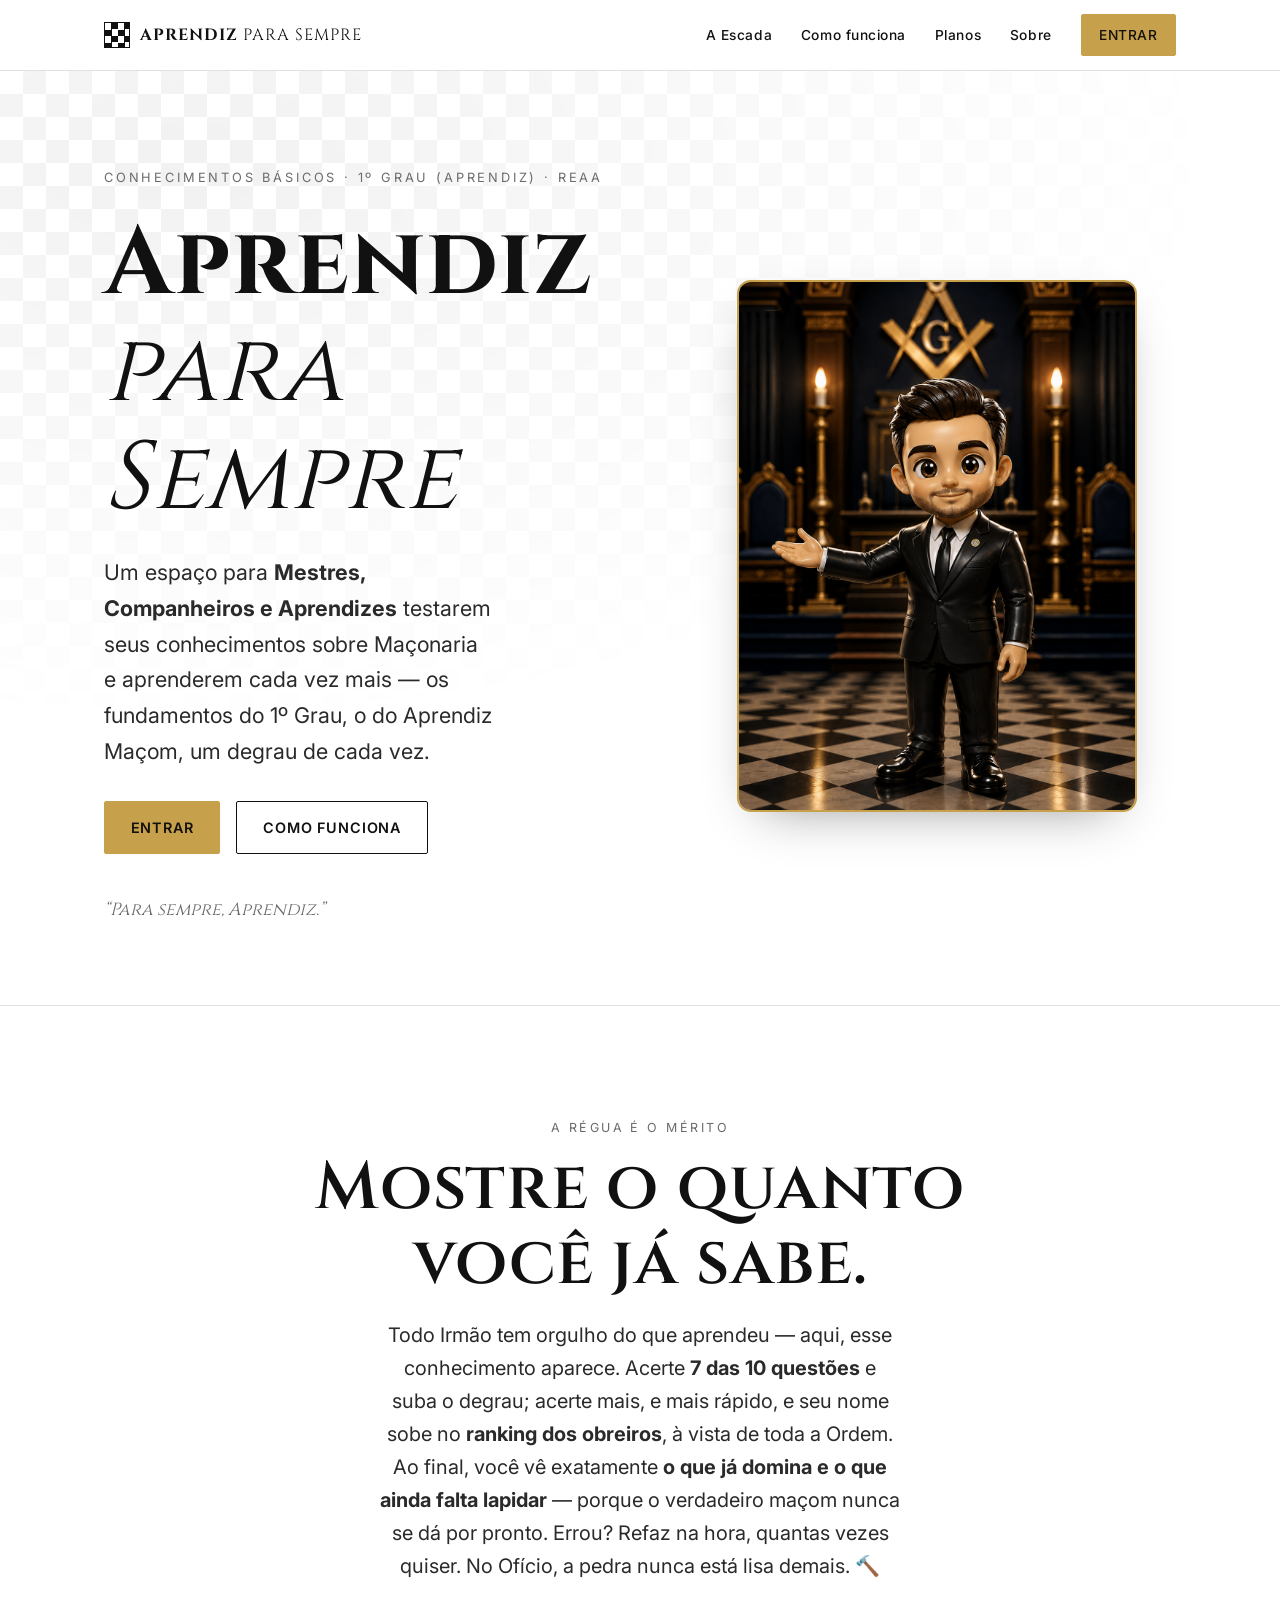
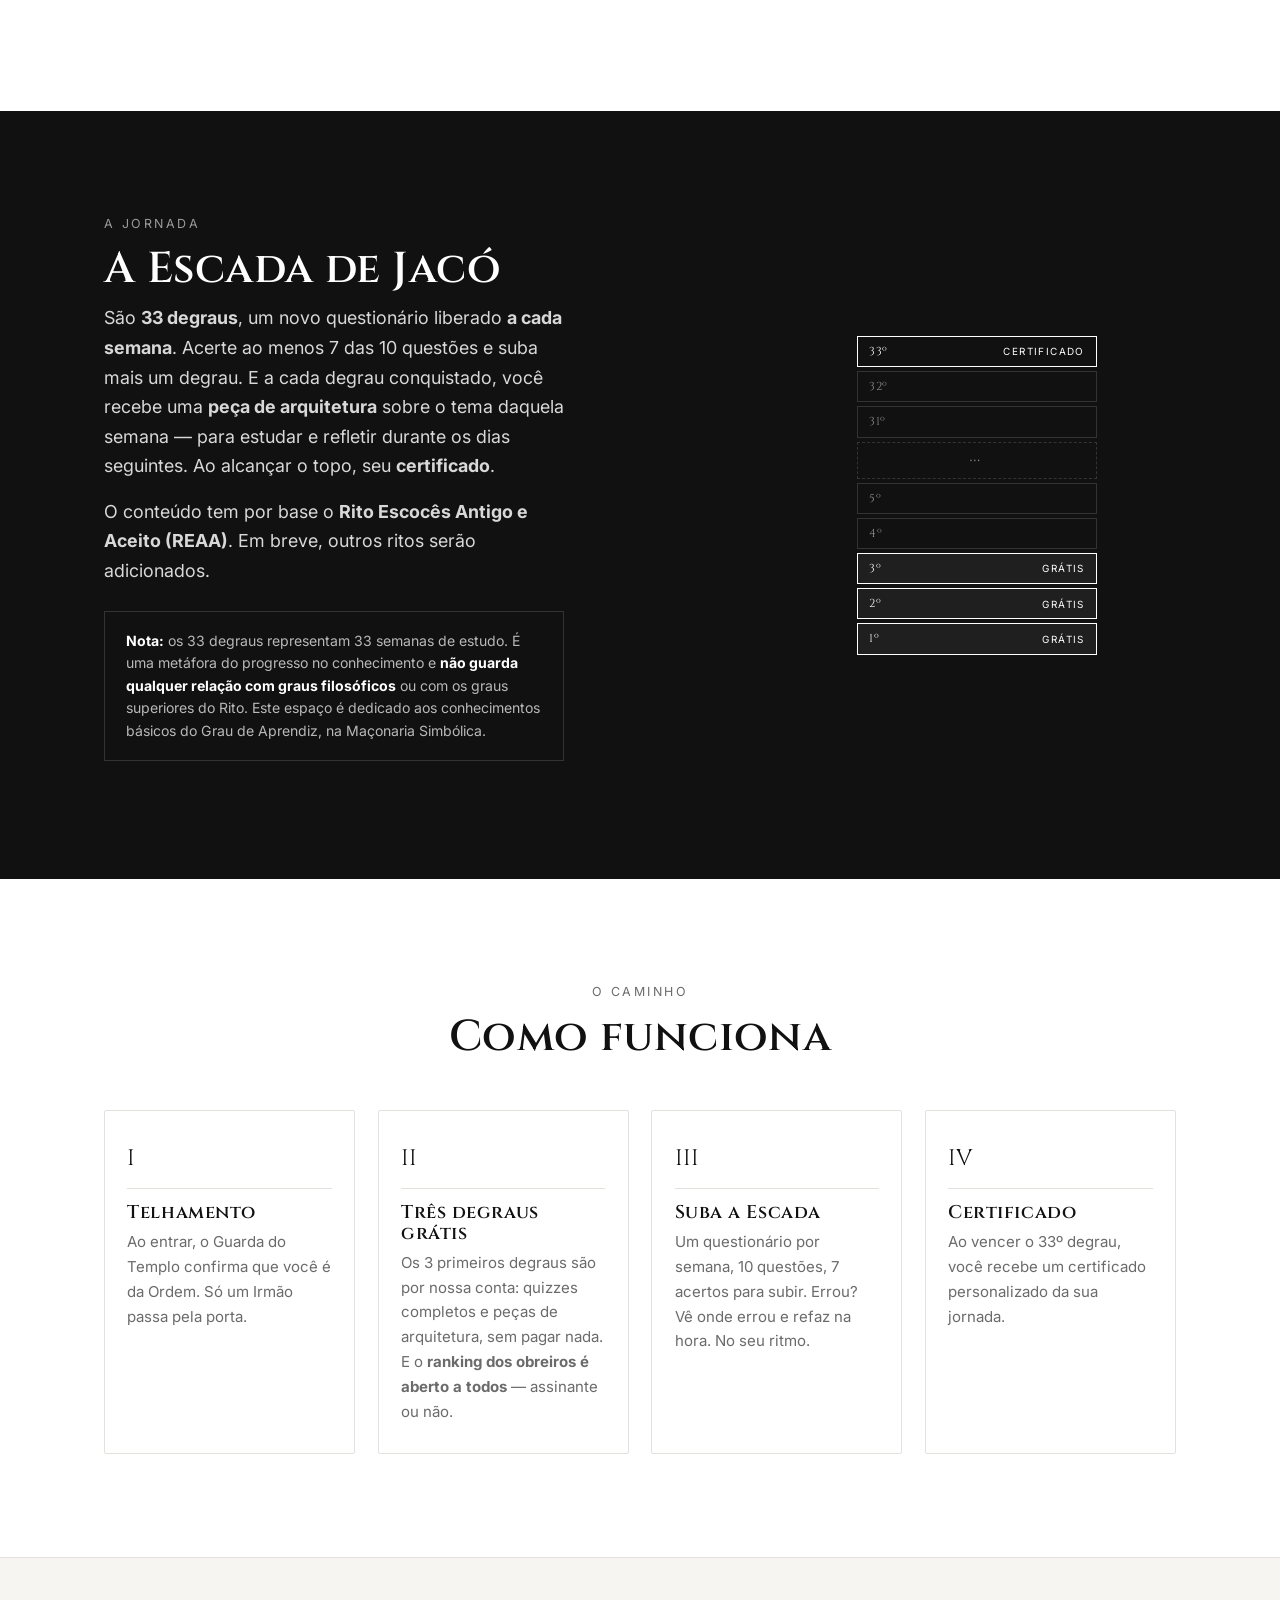
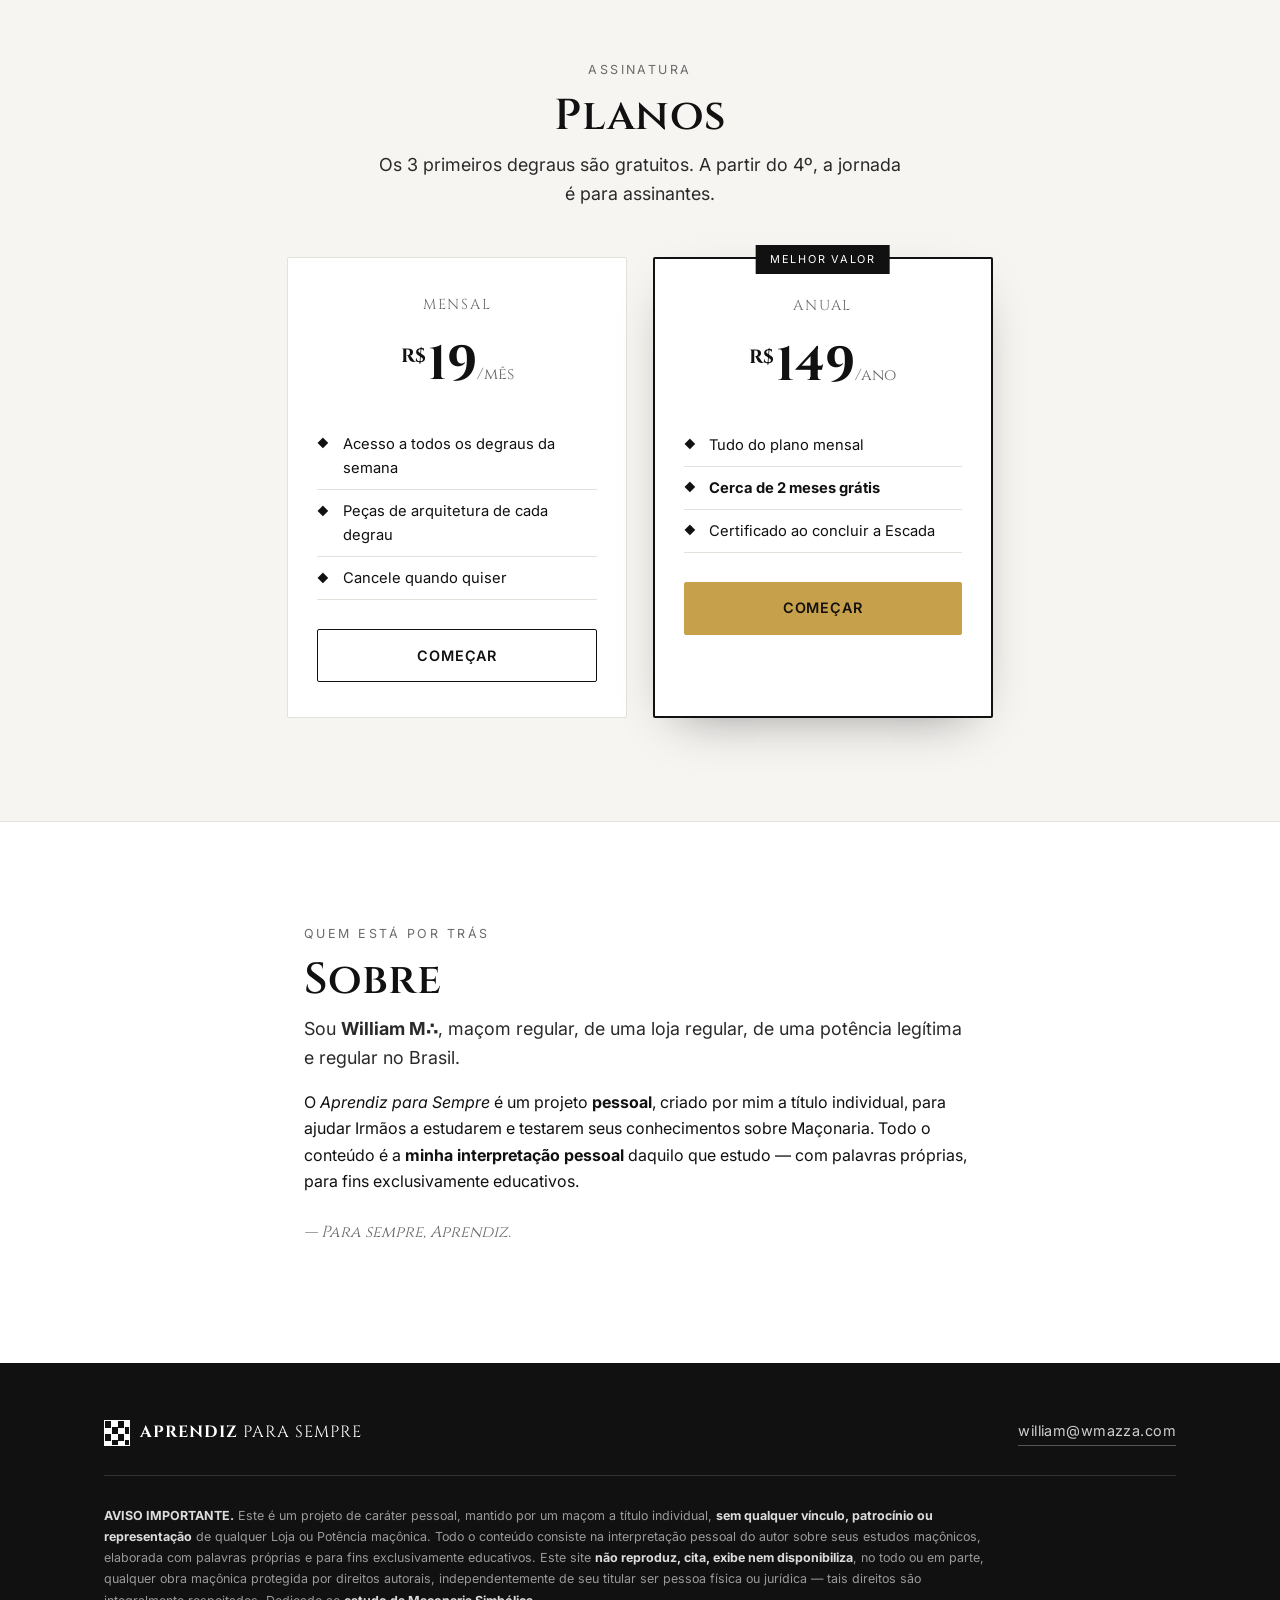
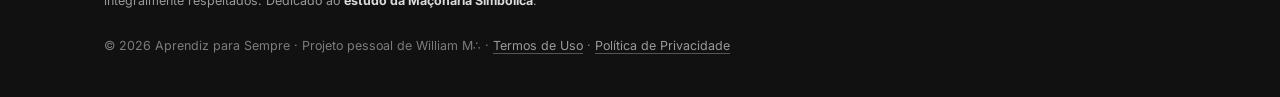
<file: index.html>
<!DOCTYPE html>
<html lang="pt-BR">
<head>
  <meta charset="UTF-8" />
  <meta name="viewport" content="width=device-width, initial-scale=1.0" />
  <title>Aprendiz para Sempre — Teste seus conhecimentos sobre Maçonaria</title>
  <meta name="description" content="Teste e aprofunde seus conhecimentos sobre Maçonaria, um degrau de cada vez. Projeto pessoal para Irmãos, dedicado ao estudo da Maçonaria Simbólica." />
  <link rel="icon" href="data:image/svg+xml,%3Csvg xmlns='http://www.w3.org/2000/svg' viewBox='0 0 100 100'%3E%3Crect width='100' height='100' fill='%23111'/%3E%3Crect width='50' height='50' fill='%23fff'/%3E%3Crect x='50' y='50' width='50' height='50' fill='%23fff'/%3E%3C/svg%3E" />
  <link rel="preconnect" href="https://fonts.googleapis.com" />
  <link rel="preconnect" href="https://fonts.gstatic.com" crossorigin />
  <link href="https://fonts.googleapis.com/css2?family=Cinzel:wght@400;600;700&family=Inter:wght@400;500;600;700&display=swap" rel="stylesheet" />
  <link rel="stylesheet" href="assets/css/styles.css" />
</head>
<body>
  <!-- ===== NAV ===== -->
  <header class="nav" id="top">
    <div class="container nav__inner">
      <a href="#top" class="brand" aria-label="Aprendiz para Sempre — início">
        <span class="brand__mark" aria-hidden="true"></span>
        <span class="brand__name">Aprendiz<span class="brand__thin"> para Sempre</span></span>
      </a>

      <nav class="nav__links" id="navLinks">
        <a href="#escada">A Escada</a>
        <a href="#como-funciona">Como funciona</a>
        <a href="#planos">Planos</a>
        <a href="#sobre">Sobre</a>
        <a href="app.html" class="btn btn--solid btn--sm">Entrar</a>
      </nav>

      <button class="nav__toggle" id="navToggle" aria-label="Abrir menu" aria-expanded="false">
        <span></span><span></span><span></span>
      </button>
    </div>
  </header>

  <!-- ===== HERO ===== -->
  <section class="hero">
    <div class="hero__mosaic" aria-hidden="true"></div>
    <div class="container hero__inner">
      <div class="hero__text">
        <p class="kicker">Conhecimentos básicos &middot; 1º Grau (Aprendiz) &middot; REAA</p>
        <h1 class="hero__title">Aprendiz<br /><em>para Sempre</em></h1>
        <p class="hero__lead">
          Um espaço para <strong>Mestres, Companheiros e Aprendizes</strong> testarem seus
          conhecimentos sobre Maçonaria e aprenderem cada vez mais — os fundamentos do 1º Grau,
          o do Aprendiz Maçom, um degrau de cada vez.
        </p>
        <div class="hero__actions">
          <a href="app.html" class="btn btn--solid">Entrar</a>
          <a href="#como-funciona" class="btn btn--ghost">Como funciona</a>
        </div>
        <p class="hero__sig">“Para sempre, Aprendiz.”</p>
      </div>
      <div class="hero__art">
        <img src="assets/img/mascote.png" alt="Mascote do Aprendiz para Sempre — jovem maçom de terno com avental branco" />
      </div>
    </div>
  </section>

  <!-- ===== OBREIROS (contador ao vivo) ===== -->
  <section class="obreiros" id="obreiros" hidden aria-label="Obreiros na plataforma">
    <div class="container center">
      <p class="obreiros__num"><span id="obreirosCount">0</span></p>
      <p class="obreiros__label">obreiros já estão lapidando a pedra bruta</p>
    </div>
  </section>

  <!-- ===== A RÉGUA: O MÉRITO ===== -->
  <section class="section section--perfeicao">
    <div class="container narrow center">
      <p class="eyebrow">A régua é o mérito</p>
      <h2 class="big-quote">Mostre o quanto você já sabe.</h2>
      <p class="lead">
        Todo Irmão tem orgulho do que aprendeu — aqui, esse conhecimento aparece. Acerte
        <strong>7 das 10 questões</strong> e suba o degrau; acerte mais, e mais rápido, e seu nome
        sobe no <strong>ranking dos obreiros</strong>, à vista de toda a Ordem. Ao final, você vê
        exatamente <strong>o que já domina e o que ainda falta lapidar</strong> — porque o verdadeiro
        maçom nunca se dá por pronto. Errou? Refaz na hora, quantas vezes quiser. No Ofício, a pedra
        nunca está lisa demais. 🔨
      </p>
    </div>
  </section>

  <!-- ===== ESCADA ===== -->
  <section class="section section--dark" id="escada">
    <div class="container escada">
      <div class="escada__text">
        <p class="eyebrow">A jornada</p>
        <h2>A Escada de Jacó</h2>
        <p class="lead">
          São <strong>33 degraus</strong>, um novo questionário liberado
          <strong>a cada semana</strong>. Acerte ao menos 7 das 10 questões e suba mais um degrau.
          E a cada degrau conquistado, você recebe uma <strong>peça de arquitetura</strong>
          sobre o tema daquela semana — para estudar e refletir durante os dias seguintes.
          Ao alcançar o topo, seu <strong>certificado</strong>.
        </p>
        <p class="lead">
          O conteúdo tem por base o <strong>Rito Escocês Antigo e Aceito (REAA)</strong>.
          Em breve, outros ritos serão adicionados.
        </p>
        <p class="fineprint">
          <strong>Nota:</strong> os 33 degraus representam 33 semanas de estudo.
          É uma metáfora do progresso no conhecimento e <strong>não guarda qualquer
          relação com graus filosóficos</strong> ou com os graus superiores do Rito.
          Este espaço é dedicado aos conhecimentos básicos do Grau de Aprendiz, na Maçonaria Simbólica.
        </p>
      </div>
      <div class="escada__ladder" aria-hidden="true">
        <div class="ladder" id="ladder"></div>
      </div>
    </div>
  </section>

  <!-- ===== COMO FUNCIONA ===== -->
  <section class="section" id="como-funciona">
    <div class="container">
      <div class="center">
        <p class="eyebrow">O caminho</p>
        <h2>Como funciona</h2>
      </div>
      <ol class="steps">
        <li class="step">
          <span class="step__num">I</span>
          <h3>Telhamento</h3>
          <p>Ao entrar, o Guarda do Templo confirma que você é da Ordem. Só um Irmão passa pela porta.</p>
        </li>
        <li class="step">
          <span class="step__num">II</span>
          <h3>Três degraus grátis</h3>
          <p>Os 3 primeiros degraus são por nossa conta: quizzes completos e peças de arquitetura, sem pagar nada. E o <strong>ranking dos obreiros é aberto a todos</strong> — assinante ou não.</p>
        </li>
        <li class="step">
          <span class="step__num">III</span>
          <h3>Suba a Escada</h3>
          <p>Um questionário por semana, 10 questões, 7 acertos para subir. Errou? Vê onde errou e refaz na hora. No seu ritmo.</p>
        </li>
        <li class="step">
          <span class="step__num">IV</span>
          <h3>Certificado</h3>
          <p>Ao vencer o 33º degrau, você recebe um certificado personalizado da sua jornada.</p>
        </li>
      </ol>
    </div>
  </section>

  <!-- ===== PLANOS ===== -->
  <section class="section section--muted" id="planos">
    <div class="container">
      <div class="center">
        <p class="eyebrow">Assinatura</p>
        <h2>Planos</h2>
        <p class="lead center-lead">Os 3 primeiros degraus são gratuitos. A partir do 4º, a jornada é para assinantes.</p>
      </div>
      <div class="plans">
        <div class="plan">
          <p class="plan__name">Mensal</p>
          <p class="plan__price"><span class="plan__cur">R$</span>19<span class="plan__per">/mês</span></p>
          <ul class="plan__list">
            <li>Acesso a todos os degraus da semana</li>
            <li>Peças de arquitetura de cada degrau</li>
            <li>Cancele quando quiser</li>
          </ul>
          <a href="app.html" class="btn btn--ghost">Começar</a>
        </div>
        <div class="plan plan--featured">
          <p class="plan__badge">Melhor valor</p>
          <p class="plan__name">Anual</p>
          <p class="plan__price"><span class="plan__cur">R$</span>149<span class="plan__per">/ano</span></p>
          <ul class="plan__list">
            <li>Tudo do plano mensal</li>
            <li><strong>Cerca de 2 meses grátis</strong></li>
            <li>Certificado ao concluir a Escada</li>
          </ul>
          <a href="app.html" class="btn btn--solid">Começar</a>
        </div>
      </div>
    </div>
  </section>

  <!-- ===== SOBRE ===== -->
  <section class="section" id="sobre">
    <div class="container narrow">
      <p class="eyebrow">Quem está por trás</p>
      <h2>Sobre</h2>
      <p class="lead">
        Sou <strong>William M∴</strong>, maçom regular, de uma loja regular, de uma potência legítima e regular no Brasil.
      </p>
      <p>
        O <em>Aprendiz para Sempre</em> é um projeto <strong>pessoal</strong>, criado por mim a título
        individual, para ajudar Irmãos a estudarem e testarem seus conhecimentos sobre Maçonaria.
        Todo o conteúdo é a <strong>minha interpretação pessoal</strong> daquilo que estudo — com palavras
        próprias, para fins exclusivamente educativos.
      </p>
      <p class="sig-line">— Para sempre, Aprendiz.</p>
    </div>
  </section>

  <!-- ===== FOOTER / AVISO LEGAL ===== -->
  <footer class="footer">
    <div class="container">
      <div class="footer__top">
        <a href="#top" class="brand brand--footer">
          <span class="brand__mark" aria-hidden="true"></span>
          <span class="brand__name">Aprendiz<span class="brand__thin"> para Sempre</span></span>
        </a>
        <a href="mailto:william@wmazza.com" class="footer__mail">william@wmazza.com</a>
      </div>

      <p class="aviso">
        <strong>AVISO IMPORTANTE.</strong> Este é um projeto de caráter pessoal, mantido por um maçom a
        título individual, <strong>sem qualquer vínculo, patrocínio ou representação</strong> de qualquer
        Loja ou Potência maçônica. Todo o conteúdo consiste na interpretação pessoal
        do autor sobre seus estudos maçônicos, elaborada com palavras próprias e para fins
        exclusivamente educativos. Este site <strong>não reproduz, cita, exibe nem disponibiliza</strong>,
        no todo ou em parte, qualquer obra maçônica protegida por direitos autorais, independentemente de seu
        titular ser pessoa física ou jurídica — tais direitos são integralmente respeitados. Dedicado
        ao <strong>estudo da Maçonaria Simbólica</strong>.
      </p>

      <p class="footer__legal">
        &copy; <span id="year"></span> Aprendiz para Sempre &middot; Projeto pessoal de William M∴ &middot;
        <a href="termos.html">Termos de Uso</a> &middot; <a href="privacidade.html">Política de Privacidade</a>
      </p>
    </div>
  </footer>

  <!-- toast -->
  <div class="toast" id="toast" role="status" aria-live="polite"></div>

  <script src="assets/js/config.js"></script>
  <script src="assets/js/main.js"></script>
</body>
</html>
</file>
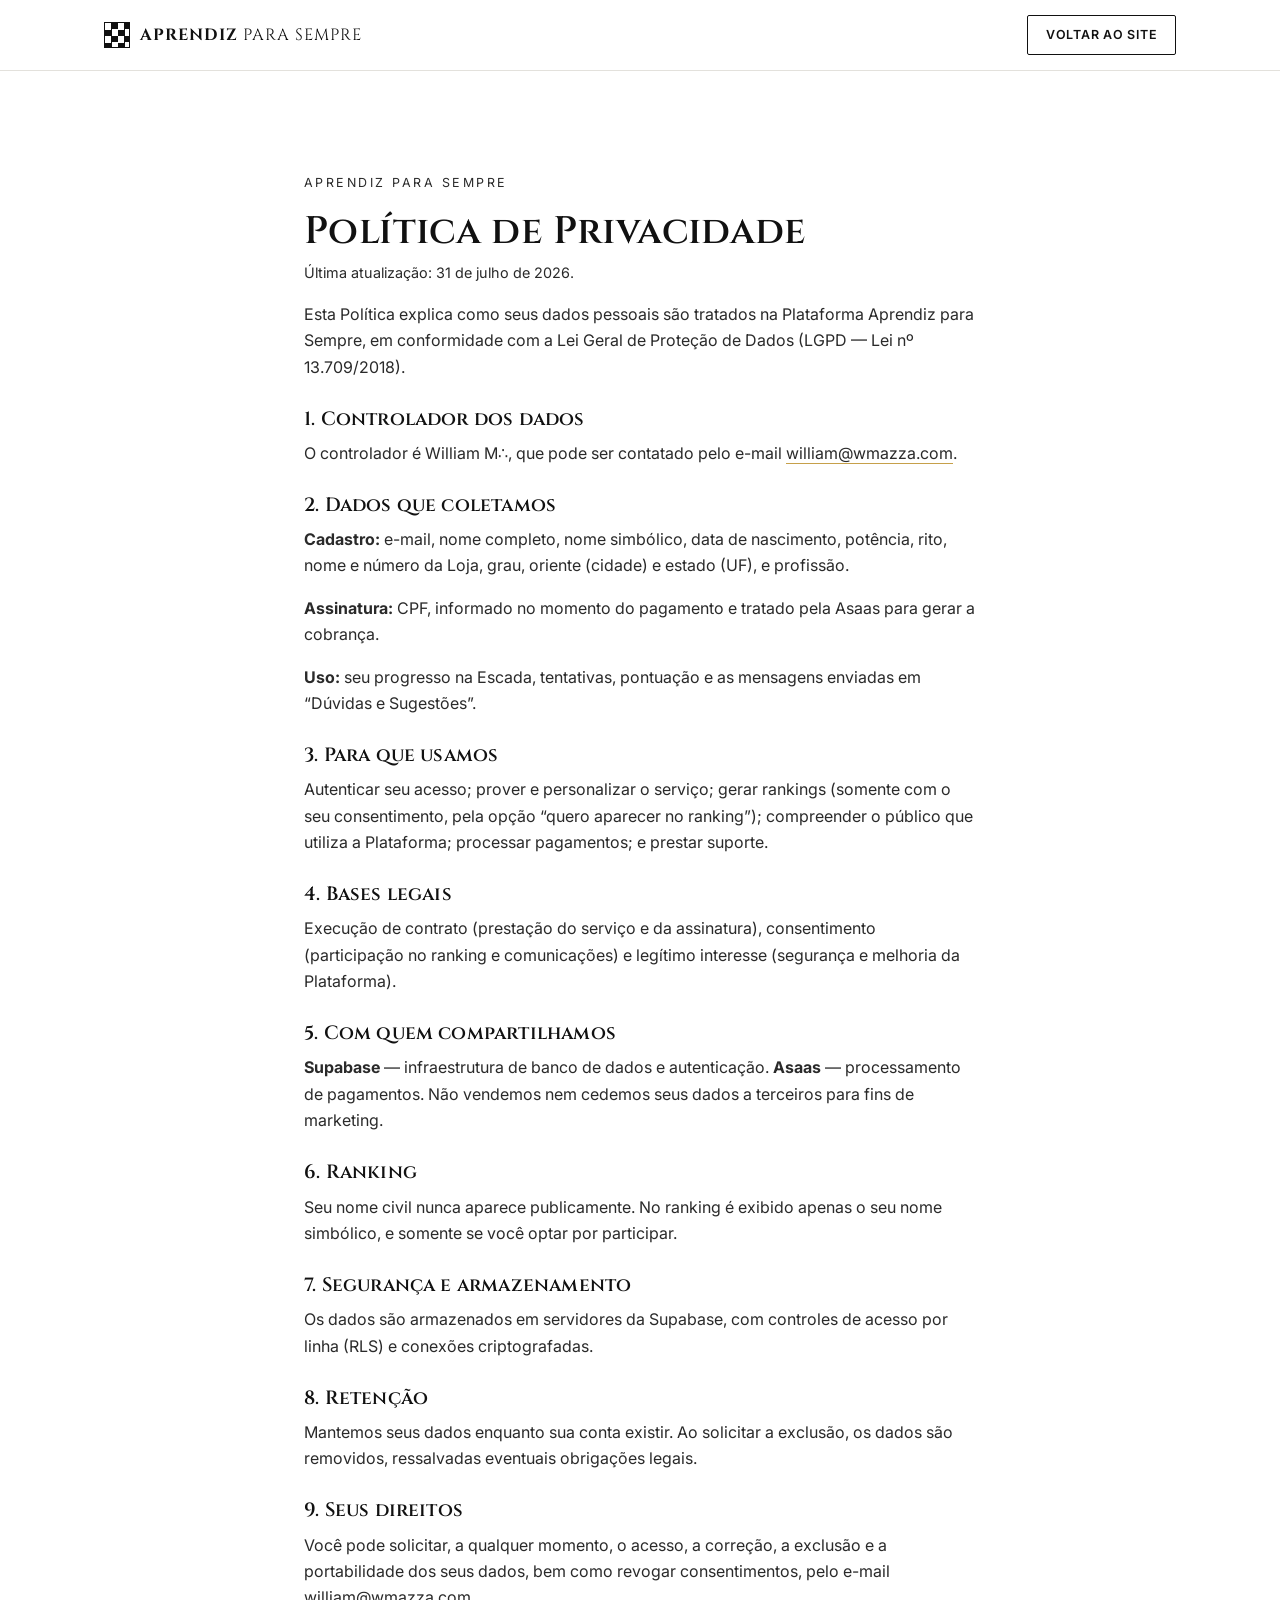
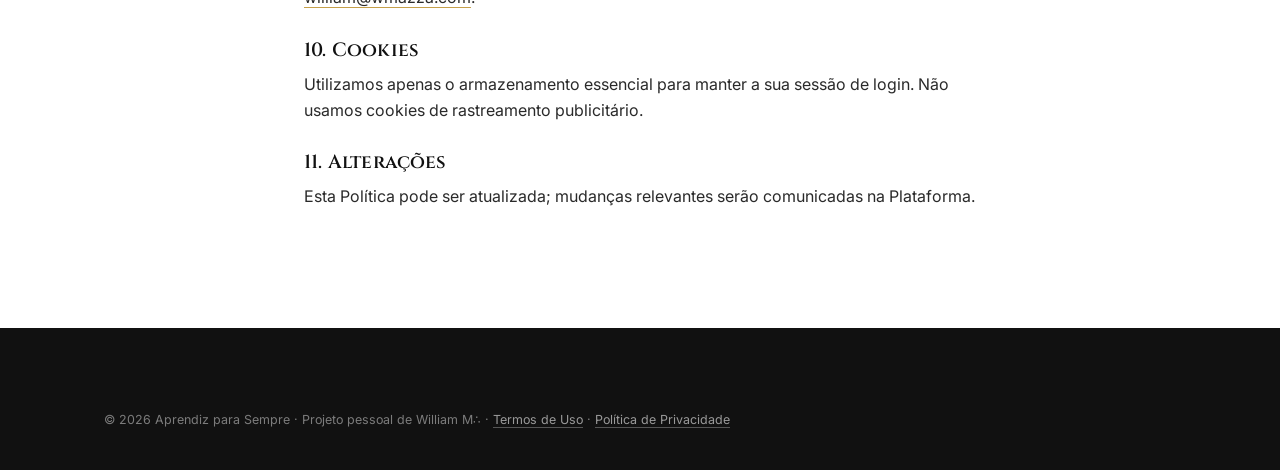
<file: privacidade.html>
<!DOCTYPE html>
<html lang="pt-BR">
<head>
  <meta charset="UTF-8" />
  <meta name="viewport" content="width=device-width, initial-scale=1.0" />
  <title>Política de Privacidade — Aprendiz para Sempre</title>
  <link rel="icon" href="data:image/svg+xml,%3Csvg xmlns='http://www.w3.org/2000/svg' viewBox='0 0 100 100'%3E%3Crect width='100' height='100' fill='%23111'/%3E%3Crect width='50' height='50' fill='%23fff'/%3E%3Crect x='50' y='50' width='50' height='50' fill='%23fff'/%3E%3C/svg%3E" />
  <link rel="preconnect" href="https://fonts.googleapis.com" />
  <link rel="preconnect" href="https://fonts.gstatic.com" crossorigin />
  <link href="https://fonts.googleapis.com/css2?family=Cinzel:wght@400;600;700&family=Inter:wght@400;500;600;700&display=swap" rel="stylesheet" />
  <link rel="stylesheet" href="assets/css/styles.css" />
</head>
<body>
  <header class="nav">
    <div class="container nav__inner">
      <a href="index.html" class="brand">
        <span class="brand__mark" aria-hidden="true"></span>
        <span class="brand__name">Aprendiz<span class="brand__thin"> para Sempre</span></span>
      </a>
      <a href="index.html" class="btn btn--ghost btn--sm">Voltar ao site</a>
    </div>
  </header>

  <section class="section">
    <div class="container narrow legal">
      <p class="eyebrow">Aprendiz para Sempre</p>
      <h1 class="legal__title">Política de Privacidade</h1>
      <p class="legal__date">Última atualização: 31 de julho de 2026.</p>

      <p>Esta Política explica como seus dados pessoais são tratados na Plataforma Aprendiz para Sempre, em conformidade com a Lei Geral de Proteção de Dados (LGPD — Lei nº 13.709/2018).</p>

      <h2>1. Controlador dos dados</h2>
      <p>O controlador é William M∴, que pode ser contatado pelo e-mail <a class="app__link" href="mailto:william@wmazza.com">william@wmazza.com</a>.</p>

      <h2>2. Dados que coletamos</h2>
      <p><strong>Cadastro:</strong> e-mail, nome completo, nome simbólico, data de nascimento, potência, rito, nome e número da Loja, grau, oriente (cidade) e estado (UF), e profissão.</p>
      <p><strong>Assinatura:</strong> CPF, informado no momento do pagamento e tratado pela Asaas para gerar a cobrança.</p>
      <p><strong>Uso:</strong> seu progresso na Escada, tentativas, pontuação e as mensagens enviadas em “Dúvidas e Sugestões”.</p>

      <h2>3. Para que usamos</h2>
      <p>Autenticar seu acesso; prover e personalizar o serviço; gerar rankings (somente com o seu consentimento, pela opção “quero aparecer no ranking”); compreender o público que utiliza a Plataforma; processar pagamentos; e prestar suporte.</p>

      <h2>4. Bases legais</h2>
      <p>Execução de contrato (prestação do serviço e da assinatura), consentimento (participação no ranking e comunicações) e legítimo interesse (segurança e melhoria da Plataforma).</p>

      <h2>5. Com quem compartilhamos</h2>
      <p><strong>Supabase</strong> — infraestrutura de banco de dados e autenticação. <strong>Asaas</strong> — processamento de pagamentos. Não vendemos nem cedemos seus dados a terceiros para fins de marketing.</p>

      <h2>6. Ranking</h2>
      <p>Seu nome civil nunca aparece publicamente. No ranking é exibido apenas o seu nome simbólico, e somente se você optar por participar.</p>

      <h2>7. Segurança e armazenamento</h2>
      <p>Os dados são armazenados em servidores da Supabase, com controles de acesso por linha (RLS) e conexões criptografadas.</p>

      <h2>8. Retenção</h2>
      <p>Mantemos seus dados enquanto sua conta existir. Ao solicitar a exclusão, os dados são removidos, ressalvadas eventuais obrigações legais.</p>

      <h2>9. Seus direitos</h2>
      <p>Você pode solicitar, a qualquer momento, o acesso, a correção, a exclusão e a portabilidade dos seus dados, bem como revogar consentimentos, pelo e-mail <a class="app__link" href="mailto:william@wmazza.com">william@wmazza.com</a>.</p>

      <h2>10. Cookies</h2>
      <p>Utilizamos apenas o armazenamento essencial para manter a sua sessão de login. Não usamos cookies de rastreamento publicitário.</p>

      <h2>11. Alterações</h2>
      <p>Esta Política pode ser atualizada; mudanças relevantes serão comunicadas na Plataforma.</p>
    </div>
  </section>

  <footer class="footer">
    <div class="container">
      <p class="footer__legal">
        &copy; <span id="year"></span> Aprendiz para Sempre &middot; Projeto pessoal de William M∴ &middot;
        <a href="termos.html">Termos de Uso</a> &middot; <a href="privacidade.html">Política de Privacidade</a>
      </p>
    </div>
  </footer>
  <script>document.getElementById("year").textContent = new Date().getFullYear();</script>
</body>
</html>
</file>
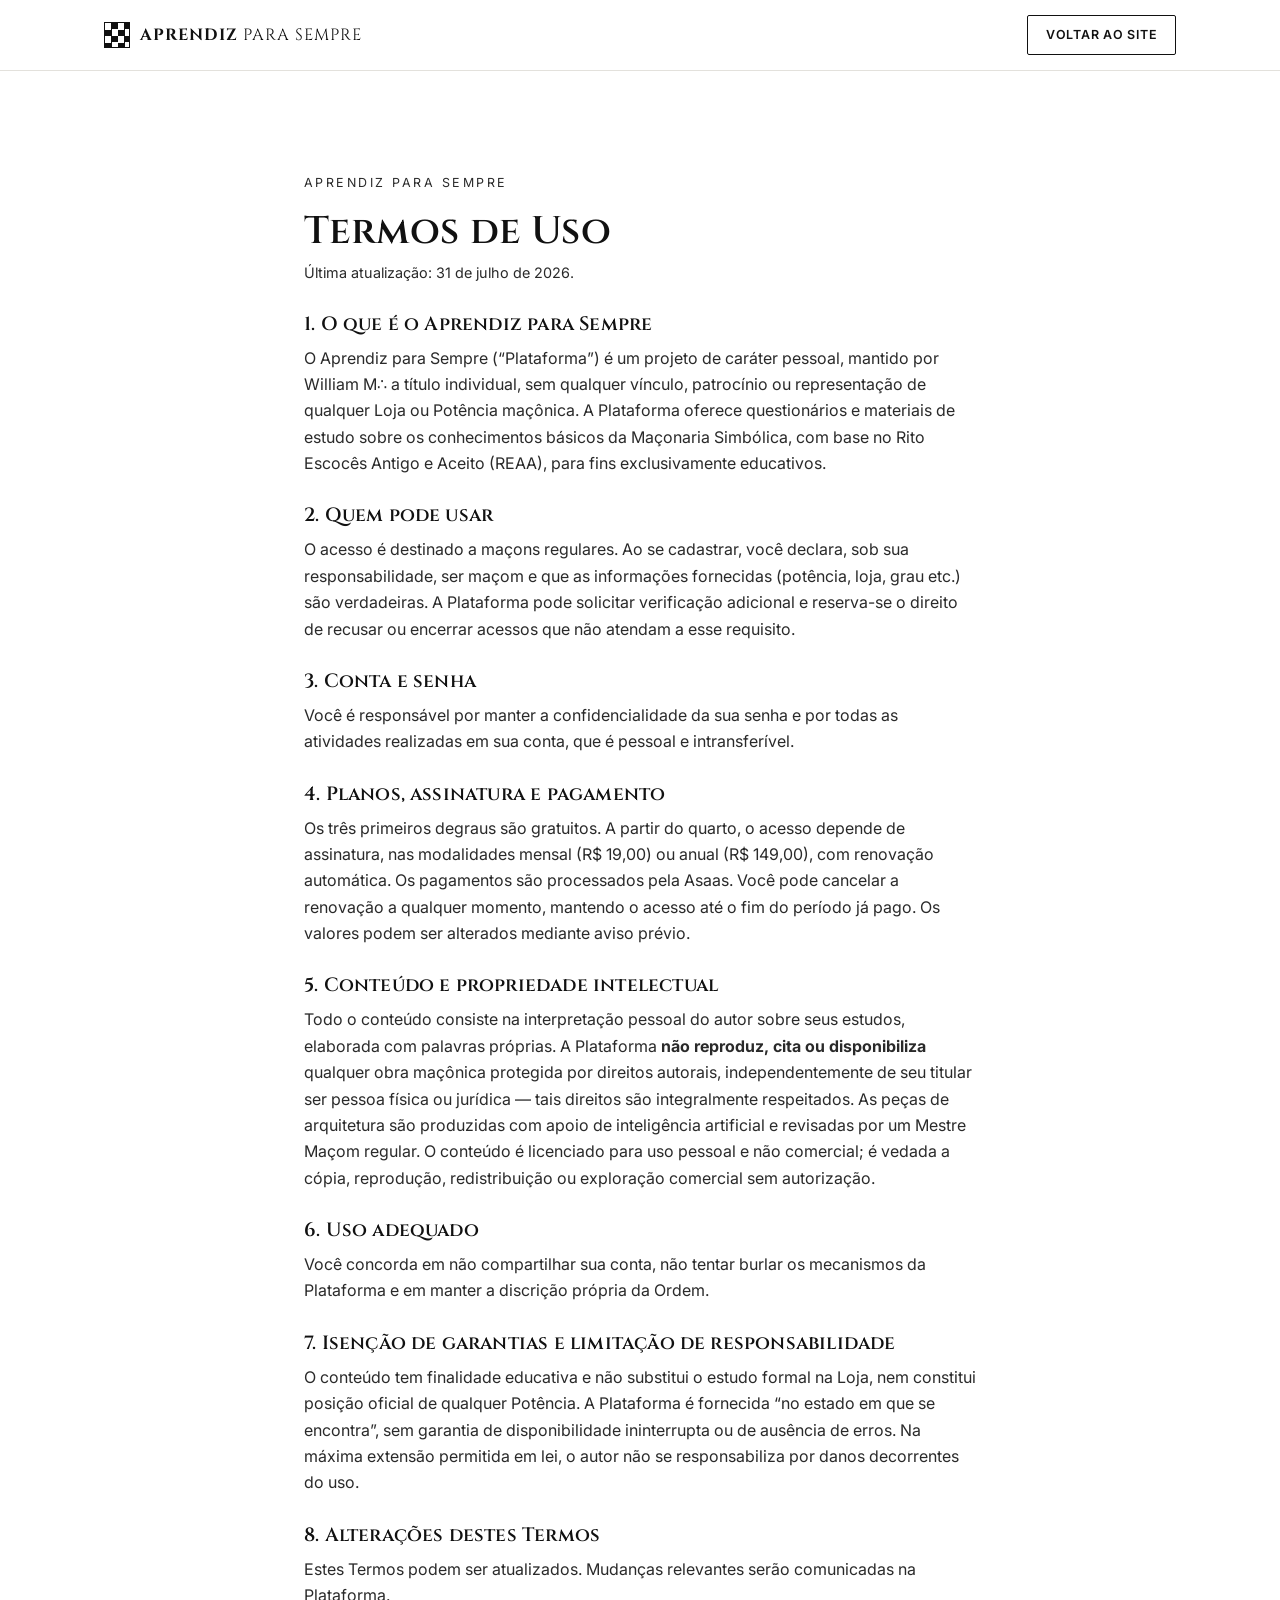
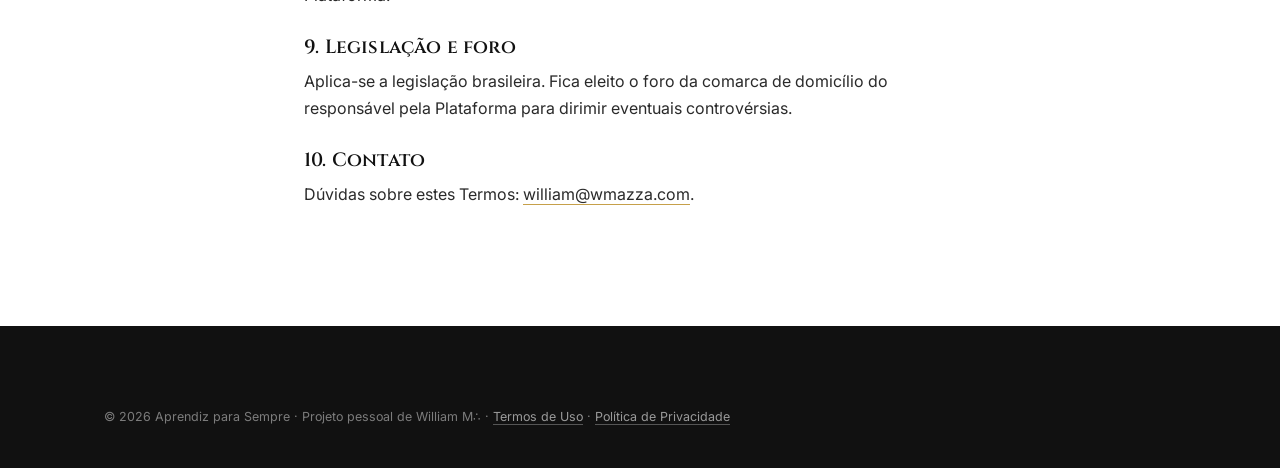
<file: termos.html>
<!DOCTYPE html>
<html lang="pt-BR">
<head>
  <meta charset="UTF-8" />
  <meta name="viewport" content="width=device-width, initial-scale=1.0" />
  <title>Termos de Uso — Aprendiz para Sempre</title>
  <link rel="icon" href="data:image/svg+xml,%3Csvg xmlns='http://www.w3.org/2000/svg' viewBox='0 0 100 100'%3E%3Crect width='100' height='100' fill='%23111'/%3E%3Crect width='50' height='50' fill='%23fff'/%3E%3Crect x='50' y='50' width='50' height='50' fill='%23fff'/%3E%3C/svg%3E" />
  <link rel="preconnect" href="https://fonts.googleapis.com" />
  <link rel="preconnect" href="https://fonts.gstatic.com" crossorigin />
  <link href="https://fonts.googleapis.com/css2?family=Cinzel:wght@400;600;700&family=Inter:wght@400;500;600;700&display=swap" rel="stylesheet" />
  <link rel="stylesheet" href="assets/css/styles.css" />
</head>
<body>
  <header class="nav">
    <div class="container nav__inner">
      <a href="index.html" class="brand">
        <span class="brand__mark" aria-hidden="true"></span>
        <span class="brand__name">Aprendiz<span class="brand__thin"> para Sempre</span></span>
      </a>
      <a href="index.html" class="btn btn--ghost btn--sm">Voltar ao site</a>
    </div>
  </header>

  <section class="section">
    <div class="container narrow legal">
      <p class="eyebrow">Aprendiz para Sempre</p>
      <h1 class="legal__title">Termos de Uso</h1>
      <p class="legal__date">Última atualização: 31 de julho de 2026.</p>

      <h2>1. O que é o Aprendiz para Sempre</h2>
      <p>O Aprendiz para Sempre (“Plataforma”) é um projeto de caráter pessoal, mantido por William M∴ a título individual, sem qualquer vínculo, patrocínio ou representação de qualquer Loja ou Potência maçônica. A Plataforma oferece questionários e materiais de estudo sobre os conhecimentos básicos da Maçonaria Simbólica, com base no Rito Escocês Antigo e Aceito (REAA), para fins exclusivamente educativos.</p>

      <h2>2. Quem pode usar</h2>
      <p>O acesso é destinado a maçons regulares. Ao se cadastrar, você declara, sob sua responsabilidade, ser maçom e que as informações fornecidas (potência, loja, grau etc.) são verdadeiras. A Plataforma pode solicitar verificação adicional e reserva-se o direito de recusar ou encerrar acessos que não atendam a esse requisito.</p>

      <h2>3. Conta e senha</h2>
      <p>Você é responsável por manter a confidencialidade da sua senha e por todas as atividades realizadas em sua conta, que é pessoal e intransferível.</p>

      <h2>4. Planos, assinatura e pagamento</h2>
      <p>Os três primeiros degraus são gratuitos. A partir do quarto, o acesso depende de assinatura, nas modalidades mensal (R$ 19,00) ou anual (R$ 149,00), com renovação automática. Os pagamentos são processados pela Asaas. Você pode cancelar a renovação a qualquer momento, mantendo o acesso até o fim do período já pago. Os valores podem ser alterados mediante aviso prévio.</p>

      <h2>5. Conteúdo e propriedade intelectual</h2>
      <p>Todo o conteúdo consiste na interpretação pessoal do autor sobre seus estudos, elaborada com palavras próprias. A Plataforma <strong>não reproduz, cita ou disponibiliza</strong> qualquer obra maçônica protegida por direitos autorais, independentemente de seu titular ser pessoa física ou jurídica — tais direitos são integralmente respeitados. As peças de arquitetura são produzidas com apoio de inteligência artificial e revisadas por um Mestre Maçom regular. O conteúdo é licenciado para uso pessoal e não comercial; é vedada a cópia, reprodução, redistribuição ou exploração comercial sem autorização.</p>

      <h2>6. Uso adequado</h2>
      <p>Você concorda em não compartilhar sua conta, não tentar burlar os mecanismos da Plataforma e em manter a discrição própria da Ordem.</p>

      <h2>7. Isenção de garantias e limitação de responsabilidade</h2>
      <p>O conteúdo tem finalidade educativa e não substitui o estudo formal na Loja, nem constitui posição oficial de qualquer Potência. A Plataforma é fornecida “no estado em que se encontra”, sem garantia de disponibilidade ininterrupta ou de ausência de erros. Na máxima extensão permitida em lei, o autor não se responsabiliza por danos decorrentes do uso.</p>

      <h2>8. Alterações destes Termos</h2>
      <p>Estes Termos podem ser atualizados. Mudanças relevantes serão comunicadas na Plataforma.</p>

      <h2>9. Legislação e foro</h2>
      <p>Aplica-se a legislação brasileira. Fica eleito o foro da comarca de domicílio do responsável pela Plataforma para dirimir eventuais controvérsias.</p>

      <h2>10. Contato</h2>
      <p>Dúvidas sobre estes Termos: <a class="app__link" href="mailto:william@wmazza.com">william@wmazza.com</a>.</p>
    </div>
  </section>

  <footer class="footer">
    <div class="container">
      <p class="footer__legal">
        &copy; <span id="year"></span> Aprendiz para Sempre &middot; Projeto pessoal de William M∴ &middot;
        <a href="termos.html">Termos de Uso</a> &middot; <a href="privacidade.html">Política de Privacidade</a>
      </p>
    </div>
  </footer>
  <script>document.getElementById("year").textContent = new Date().getFullYear();</script>
</body>
</html>
</file>
<file: assets/css/styles.css>
/* =========================================================
   Aprendiz para Sempre — Piso Mosaico (preto & branco)
   ========================================================= */

:root {
  --ink: #111111;
  --ink-soft: #2a2a2a;
  --paper: #ffffff;
  --paper-warm: #f6f5f2;
  --gray: #6b6b6b;
  --gray-line: #e3e1dc;
  --gray-line-dark: #333333;
  --max: 1120px;

  --font-display: "Cinzel", Georgia, serif;
  --font-body: "Inter", system-ui, -apple-system, Segoe UI, Roboto, sans-serif;

  --shadow: 0 18px 50px -24px rgba(0, 0, 0, 0.45);
  --radius: 2px;

  --gold: #c6a04a;
  --gold-dark: #a9863a;
}

* { box-sizing: border-box; }

html { scroll-behavior: smooth; }

body {
  margin: 0;
  font-family: var(--font-body);
  color: var(--ink);
  background: var(--paper);
  line-height: 1.65;
  -webkit-font-smoothing: antialiased;
  text-rendering: optimizeLegibility;
}

h1, h2, h3 { font-family: var(--font-display); font-weight: 600; line-height: 1.12; letter-spacing: 0.01em; }
h2 { font-size: clamp(1.9rem, 4vw, 2.7rem); margin: 0 0 0.6rem; }
h3 { font-size: 1.15rem; margin: 0 0 0.4rem; letter-spacing: 0.03em; }
p { margin: 0 0 1rem; }
a { color: inherit; text-decoration: none; }

.container { width: 100%; max-width: var(--max); margin: 0 auto; padding: 0 1.5rem; }
.narrow { max-width: 720px; }
.center { text-align: center; }

/* ---------- Buttons ---------- */
.btn {
  display: inline-flex; align-items: center; justify-content: center;
  gap: 0.5rem;
  padding: 0.85rem 1.6rem;
  font-family: var(--font-body);
  font-weight: 600; font-size: 0.9rem;
  letter-spacing: 0.06em; text-transform: uppercase;
  border: 1.5px solid var(--ink);
  border-radius: var(--radius);
  cursor: pointer;
  transition: transform .15s ease, background .2s ease, color .2s ease;
}
.btn--sm { padding: 0.55rem 1.1rem; font-size: 0.78rem; }
.btn--solid { background: var(--gold); color: #14110d; border-color: var(--gold); }
.btn--solid:hover { transform: translateY(-2px); background: var(--gold-dark); border-color: var(--gold-dark); }
.btn--ghost { background: transparent; color: var(--ink); }
.btn--ghost:hover { background: var(--gold); color: #14110d; border-color: var(--gold); transform: translateY(-2px); }

/* ---------- Brand ---------- */
.brand { display: inline-flex; align-items: center; gap: 0.65rem; }
.brand__mark {
  width: 26px; height: 26px; flex: none;
  background:
    conic-gradient(var(--ink) 0 25%, var(--paper) 0 50%, var(--ink) 0 75%, var(--paper) 0 100%);
  background-size: 13px 13px;
  border: 1.5px solid var(--ink);
}
.brand__name { font-family: var(--font-display); font-weight: 700; letter-spacing: 0.06em; font-size: 1.02rem; text-transform: uppercase; }
.brand__thin { font-weight: 400; }

/* ---------- Nav ---------- */
.nav {
  position: sticky; top: 0; z-index: 50;
  background: rgba(255, 255, 255, 0.9);
  backdrop-filter: blur(10px);
  border-bottom: 1px solid var(--gray-line);
}
.nav__inner { display: flex; align-items: center; justify-content: space-between; height: 70px; }
.nav__links { display: flex; align-items: center; gap: 1.8rem; }
.nav__links a { font-size: 0.86rem; letter-spacing: 0.04em; font-weight: 500; }
.nav__links a:not(.btn):hover { opacity: 0.6; }
.nav__toggle { display: none; background: none; border: 0; cursor: pointer; padding: 8px; }
.nav__toggle span { display: block; width: 24px; height: 2px; background: var(--ink); margin: 5px 0; transition: 0.25s; }

/* ---------- Hero ---------- */
.hero { position: relative; overflow: hidden; border-bottom: 1px solid var(--gray-line); }
.hero__mosaic {
  position: absolute; inset: 0;
  background:
    repeating-conic-gradient(var(--ink) 0% 25%, var(--paper) 0% 50%);
  background-size: 46px 46px;
  opacity: 0.05;
  -webkit-mask-image: radial-gradient(120% 90% at 15% 10%, #000 0%, transparent 70%);
  mask-image: radial-gradient(120% 90% at 15% 10%, #000 0%, transparent 70%);
}
.hero__inner { position: relative; display: grid; grid-template-columns: 1.05fr 0.95fr; gap: clamp(2rem, 5vw, 4rem); align-items: center; padding: clamp(3rem, 8vw, 6rem) 1.5rem clamp(3rem, 7vw, 5rem); }
.hero__text { max-width: 560px; }
.hero__art { display: flex; justify-content: center; }
.hero__art img { width: 100%; max-width: 400px; display: block; border: 2px solid var(--gold); border-radius: 14px; box-shadow: var(--shadow); }
.kicker { font-size: 0.8rem; letter-spacing: 0.22em; text-transform: uppercase; color: var(--gray); margin-bottom: 1.4rem; }
.hero__title { font-size: clamp(3rem, 9vw, 6rem); font-weight: 700; margin: 0 0 1.4rem; }
.hero__title em { font-weight: 400; font-style: italic; }
.hero__lead { font-size: clamp(1.05rem, 2.3vw, 1.35rem); max-width: 30ch; color: var(--ink-soft); margin-bottom: 2rem; }
.hero__actions { display: flex; flex-wrap: wrap; gap: 1rem; margin-bottom: 2.6rem; }
.hero__sig { font-family: var(--font-display); font-style: italic; font-size: 1.1rem; color: var(--gray); margin: 0; }

/* ---------- Sections ---------- */
.section { padding: clamp(3.5rem, 8vw, 6.5rem) 0; }
.eyebrow { font-size: 0.78rem; letter-spacing: 0.2em; text-transform: uppercase; color: var(--gray); margin-bottom: 0.7rem; }
.lead { font-size: 1.12rem; color: var(--ink-soft); }
.center-lead { max-width: 48ch; margin: 0.5rem auto 0; }
.section--muted { background: var(--paper-warm); border-top: 1px solid var(--gray-line); border-bottom: 1px solid var(--gray-line); }

/* Perfeição */
.section--perfeicao { padding: clamp(3.5rem, 9vw, 7rem) 0; }
.big-quote { font-size: clamp(2.4rem, 7vw, 4.2rem); margin-bottom: 1.2rem; }
.section--perfeicao .lead { font-size: 1.25rem; max-width: 40ch; margin-inline: auto; }

/* ---------- Escada (dark) ---------- */
.section--dark { background: var(--ink); color: var(--paper); }
.section--dark .eyebrow { color: #9a9a9a; }
.section--dark .lead { color: #d8d8d8; }
.escada { display: grid; grid-template-columns: 1.2fr 0.8fr; gap: clamp(2rem, 6vw, 5rem); align-items: center; }
.escada__text { max-width: 46ch; }
.fineprint {
  margin-top: 1.6rem; padding: 1.1rem 1.3rem;
  border: 1px solid var(--gray-line-dark);
  font-size: 0.88rem; color: #b8b8b8; line-height: 1.6;
}
.fineprint strong { color: #fff; }

/* Ladder graphic */
.escada__ladder { display: flex; justify-content: center; }
.ladder { display: flex; flex-direction: column-reverse; gap: 4px; width: 100%; max-width: 240px; }
.rung {
  display: flex; align-items: center; justify-content: space-between;
  padding: 0.32rem 0.7rem;
  border: 1px solid var(--gray-line-dark);
  font-size: 0.72rem; letter-spacing: 0.05em; color: #8f8f8f;
  transition: 0.3s;
}
.rung__n { font-family: var(--font-display); }
.rung--free { border-color: #fff; color: #fff; background: rgba(255,255,255,0.06); }
.rung--top { border-color: #fff; color: #fff; }
.rung--gap { justify-content: center; border-style: dashed; color: #8f8f8f; letter-spacing: 0.35em; padding: 0.5rem; }
.rung__tag { font-size: 0.62rem; letter-spacing: 0.14em; text-transform: uppercase; }

/* ---------- Steps ---------- */
.steps { list-style: none; padding: 0; margin: 3rem 0 0; display: grid; grid-template-columns: repeat(4, 1fr); gap: 1.4rem; }
.step { padding: 1.8rem 1.4rem; border: 1px solid var(--gray-line); border-radius: var(--radius); background: var(--paper); }
.step__num { font-family: var(--font-display); font-size: 1.4rem; display: block; margin-bottom: 0.9rem; padding-bottom: 0.7rem; border-bottom: 1px solid var(--gray-line); }
.step p { margin: 0; color: var(--gray); font-size: 0.94rem; }

/* ---------- Plans ---------- */
.plans { display: grid; grid-template-columns: repeat(2, minmax(0, 340px)); gap: 1.6rem; justify-content: center; margin-top: 3rem; }
.plan { position: relative; padding: 2.2rem 1.8rem; border: 1px solid var(--gray-line); border-radius: var(--radius); background: var(--paper); text-align: center; }
.plan--featured { border: 2px solid var(--ink); box-shadow: var(--shadow); }
.plan__badge { position: absolute; top: -0.85rem; left: 50%; transform: translateX(-50%); background: var(--ink); color: var(--paper); font-size: 0.68rem; letter-spacing: 0.16em; text-transform: uppercase; padding: 0.35rem 0.9rem; }
.plan__name { font-family: var(--font-display); letter-spacing: 0.12em; text-transform: uppercase; font-size: 0.9rem; color: var(--gray); margin-bottom: 0.5rem; }
.plan__price { font-family: var(--font-display); font-size: 3rem; font-weight: 700; margin: 0 0 1.2rem; }
.plan__cur { font-size: 1.2rem; vertical-align: super; margin-right: 2px; }
.plan__per { font-size: 1rem; font-weight: 400; color: var(--gray); }
.plan__list { list-style: none; padding: 0; margin: 0 0 1.8rem; text-align: left; }
.plan__list li { padding: 0.55rem 0 0.55rem 1.6rem; border-bottom: 1px solid var(--gray-line); font-size: 0.92rem; position: relative; }
.plan__list li::before { content: "◆"; position: absolute; left: 0; font-size: 0.7rem; top: 0.7rem; }
.plan .btn { width: 100%; }

/* ---------- Sobre ---------- */
.sig-line { font-family: var(--font-display); font-style: italic; color: var(--gray); margin-top: 1.5rem; }

/* ---------- Footer ---------- */
.footer { background: var(--ink); color: #cfcfcf; padding: 3.5rem 0 2.5rem; }
.footer__top { display: flex; flex-wrap: wrap; align-items: center; justify-content: space-between; gap: 1rem; padding-bottom: 1.8rem; border-bottom: 1px solid var(--gray-line-dark); margin-bottom: 1.8rem; }
.footer .brand__name, .footer .brand__mark { color: #fff; }
.footer .brand__mark { border-color: #fff; background: conic-gradient(#fff 0 25%, var(--ink) 0 50%, #fff 0 75%, var(--ink) 0 100%); background-size: 13px 13px; }
.footer .brand__name { color: #fff; }
.footer__mail { font-size: 0.9rem; letter-spacing: 0.03em; border-bottom: 1px solid #555; padding-bottom: 2px; }
.footer__mail:hover { color: #fff; border-color: #fff; }
.aviso { font-size: 0.78rem; line-height: 1.7; color: #9a9a9a; max-width: 900px; }
.aviso strong { color: #dcdcdc; }
.footer__legal { font-size: 0.78rem; color: #7c7c7c; margin: 1.6rem 0 0; }

/* ---------- Toast ---------- */
.toast {
  position: fixed; left: 50%; bottom: 2rem; transform: translate(-50%, 2rem);
  background: var(--ink); color: #fff; padding: 0.9rem 1.4rem;
  font-size: 0.88rem; border: 1px solid #fff; border-radius: var(--radius);
  opacity: 0; pointer-events: none; transition: 0.3s; z-index: 100; max-width: 90vw; text-align: center;
}
.toast.show { opacity: 1; transform: translate(-50%, 0); }

/* ---------- Responsive ---------- */
@media (max-width: 860px) {
  .hero__inner { grid-template-columns: 1fr; text-align: center; }
  .hero__text { max-width: none; margin-inline: auto; }
  .hero__actions { justify-content: center; }
  .hero__lead { margin-inline: auto; }
  .hero__art img { max-width: 280px; }
  .escada { grid-template-columns: 1fr; }
  .escada__ladder { order: -1; }
  .ladder { max-width: 300px; margin-inline: auto; }
  .steps { grid-template-columns: repeat(2, 1fr); }
}
@media (max-width: 720px) {
  .nav__toggle { display: block; }
  .nav__links {
    position: absolute; top: 70px; left: 0; right: 0;
    flex-direction: column; align-items: stretch; gap: 0;
    background: var(--paper); border-bottom: 1px solid var(--gray-line);
    padding: 0.5rem 1.5rem 1.2rem;
    display: none;
  }
  .nav__links.open { display: flex; }
  .nav__links a { padding: 0.85rem 0; border-bottom: 1px solid var(--gray-line); }
  .nav__links .btn { margin-top: 0.8rem; }
}
@media (max-width: 520px) {
  .steps { grid-template-columns: 1fr; }
  .plans { grid-template-columns: 1fr; }
  .brand__thin { display: none; }
}

/* ---------- Dark mode (o mosaico se inverte) ---------- */
@media (prefers-color-scheme: dark) {
  :root {
    --ink: #f2f0ec; --ink-soft: #d6d3cd; --paper: #0e0e0e; --paper-warm: #161616;
    --gray: #9a9a9a; --gray-line: #2a2a2a; --gray-line-dark: #d0cec9;
  }
  body { background: var(--paper); }
  .nav { background: rgba(14,14,14,0.9); }
  .section--dark { background: #f2f0ec; color: #111; }
  .section--dark .lead { color: #333; }
  .section--dark .eyebrow { color: #555; }
  .fineprint { border-color: #ccc; color: #444; }
  .fineprint strong { color: #000; }
  .rung { border-color: #bbb; color: #555; }
  .rung--free, .rung--top { border-color: #111; color: #111; }
  .footer { background: #050505; }
  .step, .plan { background: #151515; }
  .app__card { background: #151515; }
  .app__form input, .app__input, .app__form fieldset { background: #111; }
}

/* ===================== APP (Porta do Templo) ===================== */
.app { min-height: calc(100vh - 71px); display: flex; align-items: flex-start; justify-content: center; padding: clamp(2rem, 6vw, 4.5rem) 1.5rem; }
.app__state[hidden] { display: none; }
.app__card { width: 100%; max-width: 460px; border: 1px solid var(--gray-line); border-radius: 12px; padding: clamp(1.8rem, 4vw, 2.6rem); background: var(--paper); box-shadow: var(--shadow); }
.app__card--wide { max-width: 620px; }
.app__title { font-size: clamp(1.6rem, 4vw, 2.2rem); margin: 0.3rem 0 0.5rem; }
.app__lead { color: var(--ink-soft); }
.app__hint { font-weight: 400; color: var(--gray); font-size: 0.85em; }
.app__link { border-bottom: 1px solid var(--gold); }
.btn-full { width: 100%; }

.app__divider { display: flex; align-items: center; gap: 0.8rem; color: var(--gray); font-size: 0.8rem; margin: 1.2rem 0; }
.app__divider::before, .app__divider::after { content: ""; height: 1px; background: var(--gray-line); flex: 1; }
.app__form-inline { display: flex; flex-direction: column; gap: 0.7rem; }
.app__input,
.app__form input[type="text"],
.app__form input[type="email"],
.app__form input[type="number"] {
  width: 100%; padding: 0.8rem 0.9rem; border: 1.5px solid var(--gray-line);
  border-radius: var(--radius); font-family: var(--font-body); font-size: 1rem;
  background: var(--paper); color: var(--ink);
}
.app__input:focus, .app__form input:focus { outline: none; border-color: var(--gold); }
.app__msg { font-size: 0.9rem; color: var(--gray); margin-top: 0.9rem; min-height: 1.2em; }

.app__form { display: flex; flex-direction: column; gap: 1.1rem; margin-top: 0.5rem; }
.app__form > label { display: flex; flex-direction: column; gap: 0.35rem; font-size: 0.9rem; font-weight: 500; }
.app__row { display: grid; grid-template-columns: 2fr 1fr; gap: 1rem; }
.app__form fieldset { border: 1px solid var(--gray-line); border-radius: var(--radius); padding: 0.6rem 1rem 0.9rem; margin: 0; }
.app__form legend { font-size: 0.78rem; letter-spacing: 0.08em; text-transform: uppercase; color: var(--gray); padding: 0 0.4rem; }
.opt { display: flex; align-items: center; gap: 0.6rem; padding: 0.45rem 0; font-weight: 400; cursor: pointer; }
.opt input, .tel-opt input, .app__check input { accent-color: var(--gold); flex: none; }
.app__check { display: flex; align-items: center; gap: 0.6rem; font-weight: 400; cursor: pointer; }

.tel-progress { font-size: 0.8rem; letter-spacing: 0.08em; text-transform: uppercase; color: var(--gray); margin-bottom: 0.6rem; }
.tel-timerbar { height: 4px; background: var(--gray-line); border-radius: 2px; overflow: hidden; margin-bottom: 1.4rem; }
.tel-timerbar span { display: block; height: 100%; width: 100%; background: var(--gold); }
.tel-question { font-family: var(--font-display); font-size: 1.25rem; margin-bottom: 1.1rem; }
.tel-opts { display: flex; flex-direction: column; gap: 0.5rem; }
.tel-opt { display: flex; align-items: center; gap: 0.7rem; padding: 0.8rem 1rem; border: 1.5px solid var(--gray-line); border-radius: var(--radius); cursor: pointer; transition: border-color 0.15s ease; }
.tel-opt:hover { border-color: var(--gold); }
.app__sig { font-family: var(--font-display); font-style: italic; color: var(--gray); margin-top: 1.4rem; }

.app__form select {
  width: 100%; padding: 0.8rem 0.9rem; border: 1.5px solid var(--gray-line);
  border-radius: var(--radius); font-family: var(--font-body); font-size: 1rem;
  background: var(--paper); color: var(--ink);
}
.app__form select:focus { outline: none; border-color: var(--gold); }
@media (prefers-color-scheme: dark) { .app__form select { background: #111; } }

@media (max-width: 520px) { .app__row { grid-template-columns: 1fr; } }

/* ===== Escada (hub) ===== */
.app__subtitle { font-family: var(--font-display); font-size: 1.25rem; margin: 2rem 0 0.9rem; }
.assinar-banner { display: flex; align-items: center; justify-content: space-between; gap: 1rem; flex-wrap: wrap; padding: 0.9rem 1rem; border: 1.5px solid var(--gold); border-radius: var(--radius); background: rgba(198, 160, 74, 0.1); margin-bottom: 1rem; font-size: 0.9rem; }
.escada-app { display: flex; flex-direction: column; gap: 6px; margin: 1.2rem 0 1rem; }
.deg { display: flex; align-items: center; gap: 1rem; padding: 0.7rem 1rem; border: 1.5px solid var(--gray-line); border-radius: var(--radius); font-size: 0.9rem; }
.deg__n { font-family: var(--font-display); font-weight: 600; min-width: 3.2ch; }
.deg__t { flex: 1; color: var(--ink-soft); font-size: 0.88rem; }
.deg__t:empty { flex: 1; }
.deg__label { color: var(--gray); font-size: 0.8rem; white-space: nowrap; }
.deg__free { font-size: 0.62rem; text-transform: uppercase; letter-spacing: 0.1em; border: 1px solid var(--gold); color: var(--gold); padding: 0.1rem 0.4rem; border-radius: 2px; white-space: nowrap; }
.deg__free--hidden { visibility: hidden; }
.deg--aprovado { border-color: var(--gold); background: rgba(198, 160, 74, 0.12); }
.deg--aprovado .deg__t { color: var(--ink); }
.deg--aprovado .deg__label { color: var(--gold); }
.deg--disponivel { border-color: var(--ink); cursor: pointer; transition: 0.15s; }
.deg--disponivel .deg__t { color: var(--ink); }
.deg--disponivel:hover { background: var(--ink); }
.deg--disponivel:hover .deg__n, .deg--disponivel:hover .deg__t, .deg--disponivel:hover .deg__label { color: var(--paper); }
.deg--cooldown { opacity: 0.6; }
.deg--bloqueado_semana { opacity: 0.4; border-style: dashed; }
.deg--bloqueado_pago { opacity: 0.75; cursor: pointer; }
.deg--bloqueado_pago:hover { opacity: 1; border-color: var(--gold); }
.deg--aprovado { cursor: pointer; }
.deg--aprovado:hover { border-color: var(--gold); }

/* Revisão do quiz */
.rev-nota { font-size: 0.82rem; color: var(--gray); margin: 0.4rem 0 0; }
.rev-desconto { color: #c0392b; font-size: 0.9rem; font-weight: 500; }
.rev-list { display: flex; flex-direction: column; gap: 0.8rem; margin: 1.3rem 0; }
.rev-q { border: 1px solid var(--gray-line); border-left-width: 4px; border-radius: var(--radius); padding: 0.8rem 1rem; }
.rev-q--ok { border-left-color: #2e7d32; }
.rev-q--no { border-left-color: #c0392b; }
.rev-q__head { font-size: 0.78rem; text-transform: uppercase; letter-spacing: 0.06em; color: var(--gray); margin-bottom: 0.4rem; }
.rev-q__mark { font-weight: 700; }
.rev-q__mark--ok { color: #2e7d32; }
.rev-q__mark--no { color: #c0392b; }
.rev-q__perg { font-weight: 500; margin: 0 0 0.6rem; }
.rev-q__alts { list-style: none; padding: 0; margin: 0; display: flex; flex-direction: column; gap: 0.35rem; }
.rev-alt { padding: 0.45rem 0.7rem; border: 1px solid var(--gray-line); border-radius: var(--radius); font-size: 0.9rem; color: var(--ink-soft); }
.rev-alt--ok { border-color: #2e7d32; background: rgba(46,125,50,0.1); color: #1b5e20; font-weight: 500; }
.rev-alt--no { border-color: #c0392b; background: rgba(192,57,43,0.1); color: #922b21; font-weight: 500; }

.planos-app { display: flex; flex-direction: column; gap: 0.6rem; margin: 1.2rem 0; }
.plano-op { display: flex; align-items: center; gap: 0.7rem; padding: 0.9rem 1rem; border: 1.5px solid var(--gray-line); border-radius: var(--radius); cursor: pointer; }
.plano-op:hover { border-color: var(--gold); }
.plano-op input { accent-color: var(--gold); }
.plano-op em { color: var(--gold); font-style: normal; font-size: 0.85em; }
.app__cpf { display: flex; flex-direction: column; gap: 0.35rem; font-size: 0.9rem; font-weight: 500; margin-bottom: 1rem; }
.app__cpf input { width: 100%; padding: 0.8rem 0.9rem; border: 1.5px solid var(--gray-line); border-radius: var(--radius); font-family: var(--font-body); font-size: 1rem; background: var(--paper); color: var(--ink); }
.app__cpf input:focus { outline: none; border-color: var(--gold); }

.fb-texto { width: 100%; padding: 0.8rem 0.9rem; border: 1.5px solid var(--gray-line); border-radius: var(--radius); font-family: var(--font-body); font-size: 1rem; background: var(--paper); color: var(--ink); resize: vertical; margin-bottom: 0.8rem; }
.fb-texto:focus { outline: none; border-color: var(--gold); }
.fb-item { border-top: 1px solid var(--gray-line); padding: 0.7rem 0; }
.fb-data { font-size: 0.72rem; color: var(--gray); }
.fb-item p { margin: 0.2rem 0 0; color: var(--ink-soft); font-size: 0.92rem; }

/* ===== Páginas legais ===== */
.legal__title { font-family: var(--font-display); font-size: clamp(1.8rem, 4vw, 2.4rem); margin: 0.3rem 0 0.5rem; }
.legal__date { color: var(--gray); font-size: 0.9rem; margin-bottom: 1.8rem; }
.legal h2 { font-family: var(--font-display); font-size: 1.2rem; margin: 1.8rem 0 0.6rem; }
.legal p { color: var(--ink-soft); margin: 0 0 1rem; }
.footer__legal a { color: #9a9a9a; border-bottom: 1px solid #555; }
.footer__legal a:hover { color: #fff; border-color: #fff; }

.rankrow { display: flex; align-items: center; gap: 0.8rem; padding: 0.7rem 0.2rem; border-bottom: 1px solid var(--gray-line); }
.rankrow__pos { font-family: var(--font-display); color: var(--gold); font-weight: 600; min-width: 2.6ch; }
.rankrow__main { flex: 1; min-width: 0; }
.rankrow__name { font-weight: 500; }
.rankrow__grau { font-size: 0.62rem; text-transform: uppercase; letter-spacing: 0.08em; color: var(--gray); border: 1px solid var(--gray-line); padding: 0.05rem 0.35rem; border-radius: 2px; margin-left: 0.3rem; white-space: nowrap; }
.rankrow__meta { font-size: 0.78rem; color: var(--gray); margin-top: 0.15rem; }
.rankrow__score { text-align: right; font-size: 0.75rem; color: var(--gray); white-space: nowrap; }
.rankrow__score strong { display: block; font-family: var(--font-display); font-size: 1.1rem; color: var(--ink); }
.rankrow__score span { display: block; margin-top: 0.15rem; }

/* ===== Abas do hub ===== */
.hubtabs { display: flex; gap: 0.2rem; border-bottom: 1px solid var(--gray-line); margin: 1.3rem 0 1.4rem; flex-wrap: wrap; }
.hubtab { background: none; border: none; padding: 0.7rem 0.9rem; font-family: var(--font-body); font-size: 0.9rem; font-weight: 500; color: var(--gray); cursor: pointer; border-bottom: 2px solid transparent; margin-bottom: -1px; }
.hubtab:hover { color: var(--ink); }
.hubtab.is-active { color: var(--ink); border-bottom-color: var(--gold); }
.hubpanel[hidden] { display: none; }

/* ===== Peças de arquitetura ===== */
.pecas { display: flex; flex-direction: column; gap: 0.5rem; margin-top: 1rem; }
.peca { display: flex; align-items: center; gap: 0.8rem; padding: 0.8rem 1rem; border: 1px solid var(--gray-line); border-radius: var(--radius); }
.peca__n { font-family: var(--font-display); font-weight: 600; min-width: 7.5ch; }
.peca__t { flex: 1; color: var(--ink-soft); font-size: 0.9rem; }
.peca__s { font-size: 0.68rem; text-transform: uppercase; letter-spacing: 0.08em; color: var(--gray); white-space: nowrap; }
.peca[data-peca] { cursor: pointer; transition: border-color 0.15s ease; }
.peca[data-peca]:hover { border-color: var(--gold); }
.peca-texto { margin-top: 1.3rem; line-height: 1.75; }
.peca-texto h3 { font-family: var(--font-display); font-size: 1.2rem; margin: 1.5rem 0 0.7rem; }
.peca-texto h4 { font-size: 1rem; margin: 1.3rem 0 0.4rem; }
.peca-texto p { margin: 0 0 1rem; color: var(--ink-soft); }
.peca-texto hr { border: none; border-top: 1px solid var(--gray-line); margin: 1.5rem 0; }
.peca-texto strong { color: var(--ink); font-weight: 600; }
.peca-texto blockquote { margin: 1.1rem 0; padding: 0.7rem 1.1rem; border-left: 3px solid var(--gold); background: rgba(198,160,74,0.06); color: var(--ink-soft); font-style: italic; }

/* Contador de obreiros na landing */
.obreiros { padding: 2.6rem 0; text-align: center; border-top: 1px solid var(--gray-line); border-bottom: 1px solid var(--gray-line); background: var(--paper-warm); }
.obreiros__num { font-family: var(--font-display); font-weight: 700; font-size: clamp(2.6rem, 9vw, 4.4rem); line-height: 1; color: var(--gold); }
.obreiros__label { margin-top: 0.55rem; text-transform: uppercase; letter-spacing: 0.14em; font-size: 0.8rem; color: var(--ink-soft); }
.peca-nota { font-size: 0.8rem; font-style: italic; color: var(--gray); margin: 1.2rem 0 0; padding-top: 0.8rem; border-top: 1px solid var(--gray-line); }
</file>
